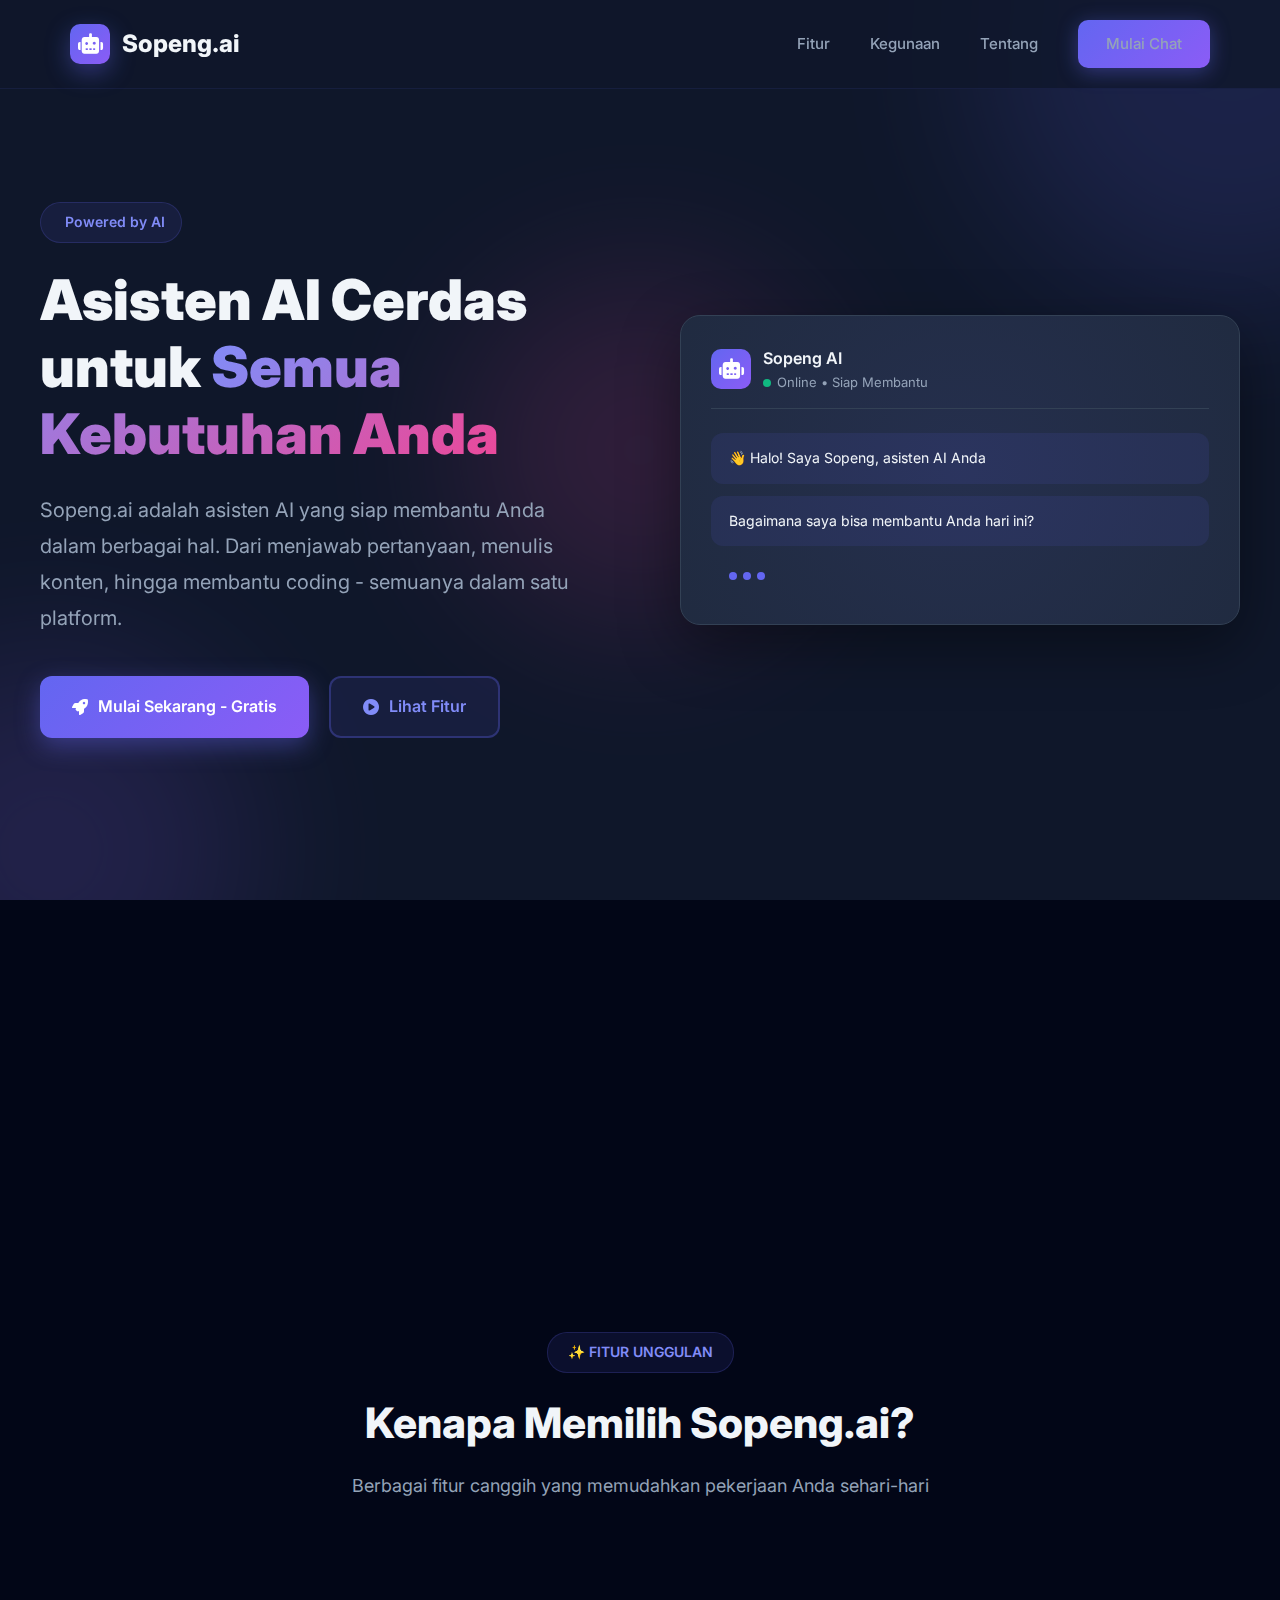
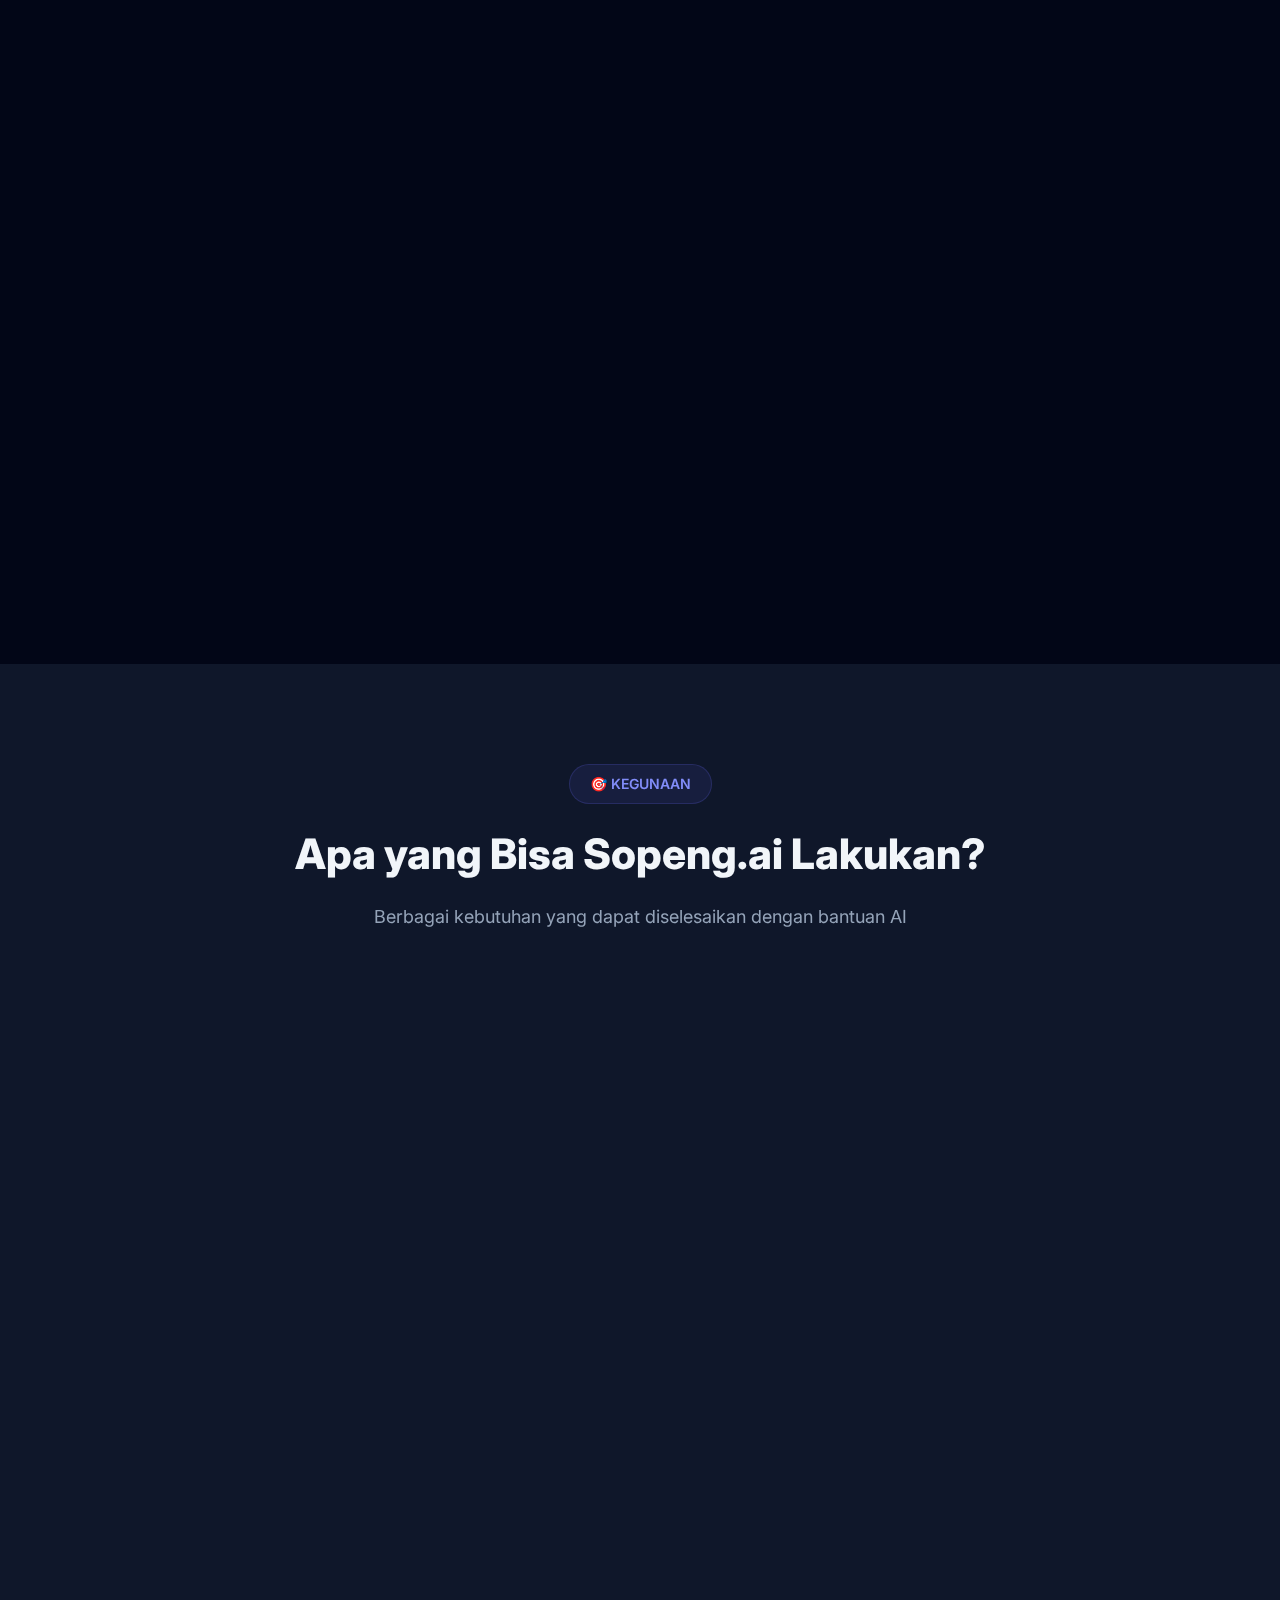
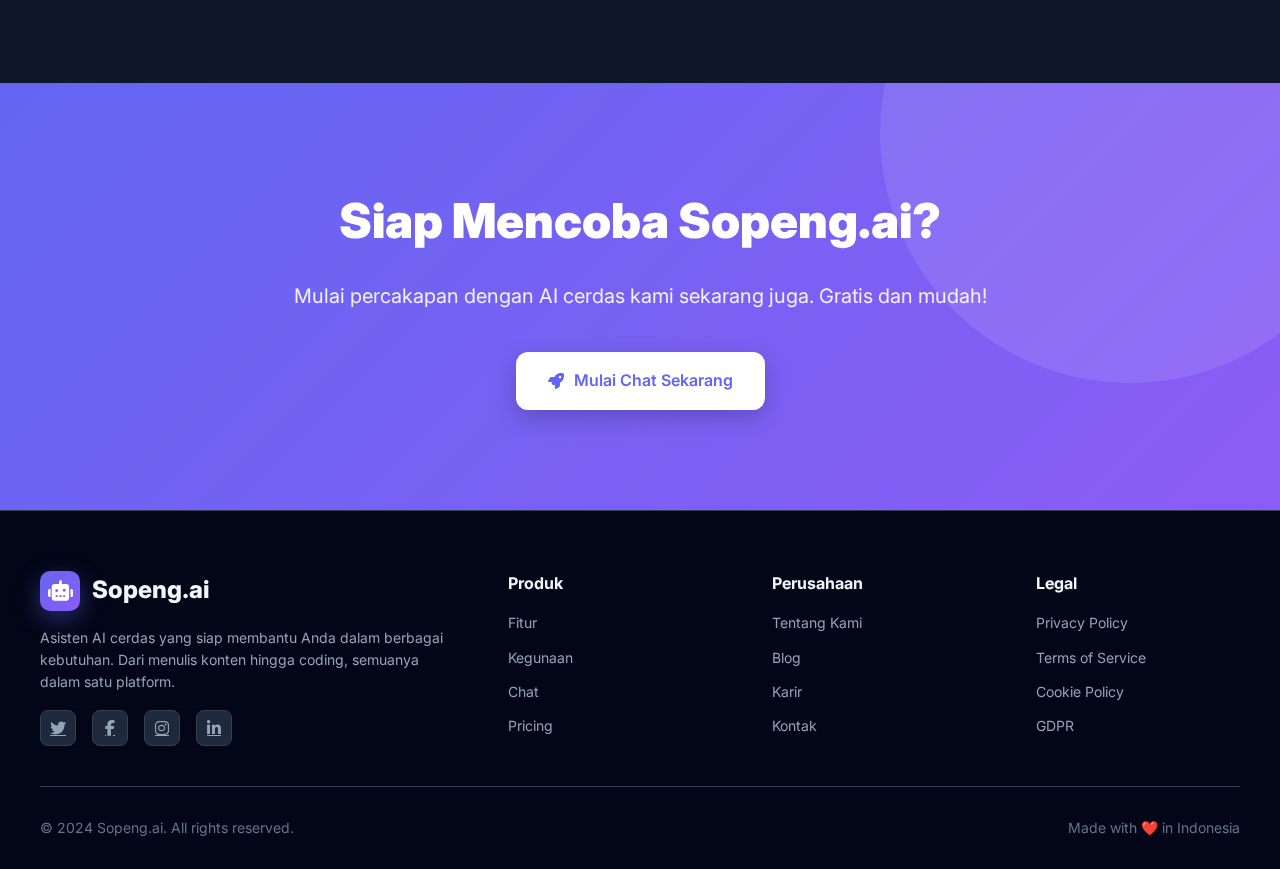
<file: index.html>
<!DOCTYPE html>
<html lang="id">
<head>
    <meta charset="UTF-8">
    <meta name="viewport" content="width=device-width, initial-scale=1.0">
    <title>Sopeng.ai - Asisten AI Cerdas untuk Semua Kebutuhan Anda</title>
    
    <!-- Google Fonts -->
    <link href="https://fonts.googleapis.com/css2?family=Inter:wght@300;400;500;600;700;800;900&display=swap" rel="stylesheet">
    
    <!-- Font Awesome Icons -->
    <link rel="stylesheet" href="https://cdnjs.cloudflare.com/ajax/libs/font-awesome/6.4.0/css/all.min.css">
    
    <style>
        * {
            margin: 0;
            padding: 0;
            box-sizing: border-box;
            -webkit-tap-highlight-color: transparent;
        }

        html {
            scroll-behavior: smooth;
            overflow-x: hidden;
        }

        :root {
            --primary: #6366f1;
            --primary-dark: #4f46e5;
            --primary-light: #818cf8;
            --secondary: #8b5cf6;
            --accent: #ec4899;
            --bg-dark: #0f172a;
            --bg-darker: #020617;
            --bg-card: #1e293b;
            --text-primary: #f1f5f9;
            --text-secondary: #94a3b8;
            --text-muted: #64748b;
            --border: #334155;
        }

        body {
            font-family: 'Inter', -apple-system, BlinkMacSystemFont, sans-serif;
            color: var(--text-primary);
            line-height: 1.6;
            background: var(--bg-dark);
            overflow-x: hidden;
        }

        /* ==========================================
           ANIMATED BACKGROUND
        ========================================== */
        .background-animated {
            position: fixed;
            top: 0;
            left: 0;
            width: 100%;
            height: 100%;
            z-index: -1;
            overflow: hidden;
            background: var(--bg-dark);
        }

        .gradient-blob {
            position: absolute;
            border-radius: 50%;
            filter: blur(80px);
            opacity: 0.15;
            animation: float 20s infinite ease-in-out;
        }

        .blob-1 {
            width: 500px;
            height: 500px;
            top: -200px;
            right: -200px;
            background: var(--primary);
            animation-delay: 0s;
        }

        .blob-2 {
            width: 400px;
            height: 400px;
            bottom: -150px;
            left: -150px;
            background: var(--secondary);
            animation-delay: 5s;
        }

        .blob-3 {
            width: 350px;
            height: 350px;
            top: 50%;
            left: 50%;
            transform: translate(-50%, -50%);
            background: var(--accent);
            animation-delay: 10s;
        }

        @keyframes float {
            0%, 100% { transform: translate(0, 0) scale(1); }
            25% { transform: translate(50px, 100px) scale(1.1); }
            50% { transform: translate(-50px, 50px) scale(0.9); }
            75% { transform: translate(100px, -50px) scale(1.05); }
        }

        /* ==========================================
           NAVBAR
        ========================================== */
        .navbar {
            position: fixed;
            top: 0;
            left: 0;
            right: 0;
            padding: 20px 0;
            background: rgba(15, 23, 42, 0.8);
            backdrop-filter: blur(20px);
            border-bottom: 1px solid rgba(99, 102, 241, 0.1);
            z-index: 1000;
            transition: all 0.3s ease;
        }

        .navbar.scrolled {
            padding: 15px 0;
            background: rgba(15, 23, 42, 0.95);
            box-shadow: 0 4px 30px rgba(0, 0, 0, 0.3);
        }

        .nav-container {
            max-width: 1200px;
            margin: 0 auto;
            padding: 0 30px;
            display: flex;
            justify-content: space-between;
            align-items: center;
        }

        .logo {
            display: flex;
            align-items: center;
            gap: 12px;
            font-size: 24px;
            font-weight: 800;
            color: var(--text-primary);
            text-decoration: none;
            transition: transform 0.3s ease;
        }

        .logo:hover {
            transform: scale(1.05);
        }

        .logo-icon {
            width: 40px;
            height: 40px;
            background: linear-gradient(135deg, var(--primary), var(--secondary));
            border-radius: 10px;
            display: flex;
            align-items: center;
            justify-content: center;
            color: white;
            font-size: 20px;
            box-shadow: 0 8px 24px rgba(99, 102, 241, 0.4);
        }

        .nav-links {
            display: flex;
            gap: 40px;
            align-items: center;
        }

        .nav-links a {
            color: var(--text-secondary);
            text-decoration: none;
            font-weight: 500;
            font-size: 15px;
            transition: all 0.3s ease;
            position: relative;
        }

        .nav-links a::after {
            content: '';
            position: absolute;
            bottom: -5px;
            left: 0;
            width: 0;
            height: 2px;
            background: linear-gradient(90deg, var(--primary), var(--secondary));
            transition: width 0.3s ease;
        }

        .nav-links a:hover {
            color: var(--text-primary);
        }

        .nav-links a:hover::after {
            width: 100%;
        }

        .nav-cta {
            padding: 12px 28px;
            background: linear-gradient(135deg, var(--primary), var(--secondary));
            color: white;
            border-radius: 10px;
            font-weight: 600;
            box-shadow: 0 4px 20px rgba(99, 102, 241, 0.4);
            transition: all 0.3s ease;
        }

        .nav-cta::after {
            display: none;
        }

        .nav-cta:hover {
            transform: translateY(-2px);
            box-shadow: 0 8px 30px rgba(99, 102, 241, 0.6);
        }

        .mobile-menu-btn {
            display: none;
            background: transparent;
            border: none;
            color: var(--text-primary);
            font-size: 24px;
            cursor: pointer;
            padding: 8px;
        }

        /* ==========================================
           HERO SECTION
        ========================================== */
        .hero {
            min-height: 100vh;
            display: flex;
            align-items: center;
            padding: 120px 30px 80px;
            position: relative;
            overflow: hidden;
        }

        .hero-container {
            max-width: 1200px;
            margin: 0 auto;
            display: grid;
            grid-template-columns: 1fr 1fr;
            gap: 80px;
            align-items: center;
            position: relative;
            z-index: 1;
        }

        .hero-content {
            animation: fadeInUp 1s ease;
        }

        @keyframes fadeInUp {
            from {
                opacity: 0;
                transform: translateY(30px);
            }
            to {
                opacity: 1;
                transform: translateY(0);
            }
        }

        .hero-badge {
            display: inline-flex;
            align-items: center;
            gap: 8px;
            padding: 8px 16px;
            background: rgba(99, 102, 241, 0.1);
            border: 1px solid rgba(99, 102, 241, 0.2);
            border-radius: 50px;
            color: var(--primary-light);
            font-size: 14px;
            font-weight: 600;
            margin-bottom: 24px;
        }

        .hero-content h1 {
            font-size: 56px;
            font-weight: 900;
            line-height: 1.2;
            margin-bottom: 24px;
            color: var(--text-primary);
        }

        .gradient-text {
            background: linear-gradient(135deg, var(--primary-light), var(--accent));
            -webkit-background-clip: text;
            -webkit-text-fill-color: transparent;
            background-clip: text;
        }

        .hero-content p {
            font-size: 20px;
            color: var(--text-secondary);
            margin-bottom: 40px;
            line-height: 1.8;
        }

        .hero-buttons {
            display: flex;
            gap: 20px;
            flex-wrap: wrap;
        }

        .btn {
            padding: 16px 32px;
            border-radius: 12px;
            font-weight: 600;
            font-size: 16px;
            text-decoration: none;
            display: inline-flex;
            align-items: center;
            gap: 10px;
            transition: all 0.3s ease;
            cursor: pointer;
            border: none;
        }

        .btn-primary {
            background: linear-gradient(135deg, var(--primary), var(--secondary));
            color: white;
            box-shadow: 0 8px 24px rgba(99, 102, 241, 0.4);
        }

        .btn-primary:hover {
            transform: translateY(-3px);
            box-shadow: 0 12px 32px rgba(99, 102, 241, 0.6);
        }

        .btn-secondary {
            background: rgba(99, 102, 241, 0.1);
            color: var(--primary-light);
            border: 2px solid rgba(99, 102, 241, 0.3);
        }

        .btn-secondary:hover {
            background: rgba(99, 102, 241, 0.2);
            border-color: var(--primary);
        }

        .hero-visual {
            position: relative;
            animation: fadeInRight 1s ease;
        }

        @keyframes fadeInRight {
            from {
                opacity: 0;
                transform: translateX(50px);
            }
            to {
                opacity: 1;
                transform: translateX(0);
            }
        }

        .hero-chat-preview {
            background: var(--bg-card);
            border-radius: 20px;
            padding: 30px;
            box-shadow: 0 20px 60px rgba(0, 0, 0, 0.4);
            border: 1px solid var(--border);
            position: relative;
            overflow: hidden;
        }

        .hero-chat-preview::before {
            content: '';
            position: absolute;
            top: -50%;
            right: -50%;
            width: 200%;
            height: 200%;
            background: radial-gradient(circle, rgba(99, 102, 241, 0.1) 0%, transparent 70%);
            animation: rotate 20s linear infinite;
        }

        @keyframes rotate {
            from { transform: rotate(0deg); }
            to { transform: rotate(360deg); }
        }

        .chat-header-preview {
            display: flex;
            align-items: center;
            gap: 12px;
            margin-bottom: 24px;
            padding-bottom: 16px;
            border-bottom: 1px solid var(--border);
            position: relative;
            z-index: 1;
        }

        .chat-avatar {
            width: 40px;
            height: 40px;
            background: linear-gradient(135deg, var(--primary), var(--secondary));
            border-radius: 10px;
            display: flex;
            align-items: center;
            justify-content: center;
            color: white;
            font-size: 20px;
        }

        .chat-info h4 {
            font-size: 16px;
            font-weight: 600;
            color: var(--text-primary);
        }

        .chat-info p {
            font-size: 13px;
            color: var(--text-secondary);
            margin: 0;
        }

        .status-dot {
            display: inline-block;
            width: 8px;
            height: 8px;
            background: #10b981;
            border-radius: 50%;
            margin-right: 6px;
            animation: pulse 2s infinite;
        }

        @keyframes pulse {
            0%, 100% { opacity: 1; }
            50% { opacity: 0.5; }
        }

        .chat-message {
            background: rgba(99, 102, 241, 0.1);
            padding: 14px 18px;
            border-radius: 12px;
            margin-bottom: 12px;
            font-size: 14px;
            color: var(--text-primary);
            animation: slideUp 0.5s ease;
            position: relative;
            z-index: 1;
        }

        @keyframes slideUp {
            from {
                opacity: 0;
                transform: translateY(20px);
            }
            to {
                opacity: 1;
                transform: translateY(0);
            }
        }

        .typing-dots {
            display: flex;
            gap: 6px;
            padding: 14px 18px;
            position: relative;
            z-index: 1;
        }

        .typing-dots span {
            width: 8px;
            height: 8px;
            background: var(--primary);
            border-radius: 50%;
            animation: typing 1.4s infinite;
        }

        .typing-dots span:nth-child(2) {
            animation-delay: 0.2s;
        }

        .typing-dots span:nth-child(3) {
            animation-delay: 0.4s;
        }

        @keyframes typing {
            0%, 60%, 100% {
                transform: translateY(0);
                opacity: 0.3;
            }
            30% {
                transform: translateY(-10px);
                opacity: 1;
            }
        }

        /* ==========================================
           FEATURES SECTION
        ========================================== */
        .features {
            padding: 100px 30px;
            background: var(--bg-darker);
            position: relative;
        }

        .features-container {
            max-width: 1200px;
            margin: 0 auto;
        }

        .section-header {
            text-align: center;
            margin-bottom: 60px;
        }

        .section-badge {
            display: inline-block;
            padding: 8px 20px;
            background: rgba(99, 102, 241, 0.1);
            color: var(--primary-light);
            border-radius: 20px;
            border: 1px solid rgba(99, 102, 241, 0.2);
            font-size: 14px;
            font-weight: 600;
            margin-bottom: 16px;
        }

        .section-header h2 {
            font-size: 42px;
            font-weight: 800;
            color: var(--text-primary);
            margin-bottom: 16px;
        }

        .section-header p {
            font-size: 18px;
            color: var(--text-secondary);
            max-width: 600px;
            margin: 0 auto;
        }

        .features-grid {
            display: grid;
            grid-template-columns: repeat(3, 1fr);
            gap: 30px;
        }

        .feature-card {
            padding: 40px 30px;
            background: var(--bg-card);
            border-radius: 16px;
            transition: all 0.3s ease;
            border: 1px solid var(--border);
            position: relative;
            overflow: hidden;
        }

        .feature-card::before {
            content: '';
            position: absolute;
            top: 0;
            left: 0;
            width: 100%;
            height: 100%;
            background: linear-gradient(135deg, rgba(99, 102, 241, 0.1), rgba(139, 92, 246, 0.1));
            opacity: 0;
            transition: opacity 0.3s ease;
        }

        .feature-card:hover {
            transform: translateY(-8px);
            border-color: var(--primary);
            box-shadow: 0 12px 40px rgba(99, 102, 241, 0.3);
        }

        .feature-card:hover::before {
            opacity: 1;
        }

        .feature-icon {
            width: 60px;
            height: 60px;
            background: linear-gradient(135deg, var(--primary), var(--secondary));
            border-radius: 14px;
            display: flex;
            align-items: center;
            justify-content: center;
            font-size: 28px;
            color: white;
            margin-bottom: 24px;
            box-shadow: 0 8px 24px rgba(99, 102, 241, 0.4);
            position: relative;
            z-index: 1;
        }

        .feature-card h3 {
            font-size: 20px;
            font-weight: 700;
            color: var(--text-primary);
            margin-bottom: 12px;
            position: relative;
            z-index: 1;
        }

        .feature-card p {
            font-size: 15px;
            color: var(--text-secondary);
            line-height: 1.7;
            position: relative;
            z-index: 1;
        }

        /* ==========================================
           USE CASES SECTION
        ========================================== */
        .use-cases {
            padding: 100px 30px;
            background: var(--bg-dark);
        }

        .use-cases-container {
            max-width: 1200px;
            margin: 0 auto;
        }

        .use-cases-grid {
            display: grid;
            grid-template-columns: repeat(2, 1fr);
            gap: 24px;
        }

        .use-case-card {
            background: var(--bg-card);
            padding: 32px;
            border-radius: 16px;
            border: 1px solid var(--border);
            transition: all 0.3s ease;
        }

        .use-case-card:hover {
            border-color: var(--primary);
            box-shadow: 0 8px 32px rgba(99, 102, 241, 0.3);
            transform: translateY(-4px);
        }

        .use-case-header {
            display: flex;
            align-items: center;
            gap: 16px;
            margin-bottom: 16px;
        }

        .use-case-icon {
            width: 48px;
            height: 48px;
            background: rgba(99, 102, 241, 0.1);
            border-radius: 12px;
            display: flex;
            align-items: center;
            justify-content: center;
            font-size: 22px;
            color: var(--primary-light);
        }

        .use-case-card h3 {
            font-size: 18px;
            font-weight: 700;
            color: var(--text-primary);
            margin-bottom: 8px;
        }

        .use-case-card p {
            font-size: 15px;
            color: var(--text-secondary);
            line-height: 1.7;
        }

        /* ==========================================
           STATS SECTION
        ========================================== */
        .stats {
            padding: 80px 30px;
            background: var(--bg-darker);
        }

        .stats-container {
            max-width: 1200px;
            margin: 0 auto;
            display: grid;
            grid-template-columns: repeat(4, 1fr);
            gap: 40px;
            text-align: center;
        }

        .stat-item {
            padding: 30px;
            background: var(--bg-card);
            border-radius: 16px;
            border: 1px solid var(--border);
            transition: all 0.3s ease;
        }

        .stat-item:hover {
            transform: translateY(-5px);
            border-color: var(--primary);
        }

        .stat-number {
            font-size: 48px;
            font-weight: 900;
            background: linear-gradient(135deg, var(--primary-light), var(--accent));
            -webkit-background-clip: text;
            -webkit-text-fill-color: transparent;
            background-clip: text;
            margin-bottom: 8px;
        }

        .stat-label {
            font-size: 16px;
            color: var(--text-secondary);
        }

        /* ==========================================
           CTA SECTION
        ========================================== */
        .cta {
            padding: 100px 30px;
            background: linear-gradient(135deg, var(--primary), var(--secondary));
            position: relative;
            overflow: hidden;
        }

        .cta::before {
            content: '';
            position: absolute;
            width: 500px;
            height: 500px;
            background: rgba(255, 255, 255, 0.1);
            border-radius: 50%;
            top: -200px;
            right: -100px;
            animation: float 15s ease-in-out infinite;
        }

        .cta-container {
            max-width: 800px;
            margin: 0 auto;
            text-align: center;
            position: relative;
            z-index: 1;
        }

        .cta-container h2 {
            font-size: 48px;
            font-weight: 900;
            color: white;
            margin-bottom: 20px;
        }

        .cta-container p {
            font-size: 20px;
            color: rgba(255, 255, 255, 0.9);
            margin-bottom: 40px;
        }

        .cta .btn-primary {
            background: white;
            color: var(--primary);
            box-shadow: 0 8px 24px rgba(0, 0, 0, 0.2);
        }

        .cta .btn-primary:hover {
            transform: translateY(-3px) scale(1.05);
            box-shadow: 0 12px 32px rgba(0, 0, 0, 0.3);
        }

        /* ==========================================
           FOOTER
        ========================================== */
        .footer {
            padding: 60px 30px 30px;
            background: var(--bg-darker);
            border-top: 1px solid var(--border);
        }

        .footer-container {
            max-width: 1200px;
            margin: 0 auto;
        }

        .footer-top {
            display: grid;
            grid-template-columns: 2fr 1fr 1fr 1fr;
            gap: 60px;
            margin-bottom: 40px;
        }

        .footer-brand {
            display: flex;
            flex-direction: column;
            gap: 16px;
        }

        .footer-logo {
            display: flex;
            align-items: center;
            gap: 12px;
            font-size: 24px;
            font-weight: 800;
            color: var(--text-primary);
            text-decoration: none;
        }

        .footer-description {
            color: var(--text-secondary);
            font-size: 14px;
            line-height: 1.6;
        }

        .footer-section h4 {
            color: var(--text-primary);
            font-size: 16px;
            font-weight: 700;
            margin-bottom: 16px;
        }

        .footer-links {
            display: flex;
            flex-direction: column;
            gap: 12px;
        }

        .footer-links a {
            color: var(--text-secondary);
            text-decoration: none;
            font-size: 14px;
            transition: color 0.3s ease;
        }

        .footer-links a:hover {
            color: var(--primary-light);
        }

        .footer-bottom {
            padding-top: 30px;
            border-top: 1px solid var(--border);
            display: flex;
            justify-content: space-between;
            align-items: center;
        }

        .footer-copyright {
            color: var(--text-muted);
            font-size: 14px;
        }

        .social-links {
            display: flex;
            gap: 16px;
        }

        .social-links a {
            width: 36px;
            height: 36px;
            background: var(--bg-card);
            border: 1px solid var(--border);
            border-radius: 8px;
            display: flex;
            align-items: center;
            justify-content: center;
            color: var(--text-secondary);
            transition: all 0.3s ease;
        }

        .social-links a:hover {
            background: var(--primary);
            border-color: var(--primary);
            color: white;
            transform: translateY(-3px);
        }

        /* ==========================================
           RESPONSIVE
        ========================================== */
        @media (max-width: 968px) {
            .hero-container {
                grid-template-columns: 1fr;
                gap: 40px;
            }

            .hero-content h1 {
                font-size: 42px;
            }

            .features-grid {
                grid-template-columns: 1fr;
            }

            .use-cases-grid {
                grid-template-columns: 1fr;
            }

            .stats-container {
                grid-template-columns: repeat(2, 1fr);
            }

            .footer-top {
                grid-template-columns: 1fr;
                gap: 40px;
            }

            .nav-links {
                display: none;
            }

            .mobile-menu-btn {
                display: block;
            }
        }

        @media (max-width: 640px) {
            .hero-content h1 {
                font-size: 36px;
            }

            .hero-content p {
                font-size: 18px;
            }

            .section-header h2 {
                font-size: 32px;
            }

            .cta-container h2 {
                font-size: 36px;
            }

            .stats-container {
                grid-template-columns: 1fr;
                gap: 20px;
            }

            .footer-bottom {
                flex-direction: column;
                gap: 20px;
                text-align: center;
            }

            .btn {
                width: 100%;
                justify-content: center;
            }
        }

        /* ==========================================
           SCROLL TO TOP BUTTON
        ========================================== */
        .scroll-top {
            position: fixed;
            bottom: 30px;
            right: 30px;
            width: 50px;
            height: 50px;
            background: linear-gradient(135deg, var(--primary), var(--secondary));
            border: none;
            border-radius: 12px;
            color: white;
            font-size: 20px;
            cursor: pointer;
            opacity: 0;
            visibility: hidden;
            transition: all 0.3s ease;
            box-shadow: 0 4px 20px rgba(99, 102, 241, 0.4);
            z-index: 999;
        }

        .scroll-top.visible {
            opacity: 1;
            visibility: visible;
        }

        .scroll-top:hover {
            transform: translateY(-5px);
            box-shadow: 0 8px 30px rgba(99, 102, 241, 0.6);
        }
    </style>
</head>
<body>
    <!-- Background Animation -->
    <div class="background-animated">
        <div class="gradient-blob blob-1"></div>
        <div class="gradient-blob blob-2"></div>
        <div class="gradient-blob blob-3"></div>
    </div>

    <!-- Navbar -->
    <nav class="navbar" id="navbar">
        <div class="nav-container">
            <a href="#" class="logo">
                <div class="logo-icon">
                    <i class="fas fa-robot"></i>
                </div>
                <span>Sopeng.ai</span>
            </a>
            <div class="nav-links">
                <a href="#features">Fitur</a>
                <a href="#use-cases">Kegunaan</a>
                <a href="#about">Tentang</a>
                <a href="chat.html" class="nav-cta">Mulai Chat</a>
            </div>
            <button class="mobile-menu-btn">
                <i class="fas fa-bars"></i>
            </button>
        </div>
    </nav>

    <!-- Hero Section -->
    <section class="hero">
        <div class="hero-container">
            <div class="hero-content">
                <div class="hero-badge">
                    <i class="fas fa-sparkles"></i>
                    Powered by AI
                </div>
                <h1>
                    Asisten AI Cerdas untuk 
                    <span class="gradient-text">Semua Kebutuhan Anda</span>
                </h1>
                <p>
                    Sopeng.ai adalah asisten AI yang siap membantu Anda dalam berbagai hal. 
                    Dari menjawab pertanyaan, menulis konten, hingga membantu coding - semuanya dalam satu platform.
                </p>
                <div class="hero-buttons">
                    <a href="chat.html" class="btn btn-primary">
                        <i class="fas fa-rocket"></i>
                        Mulai Sekarang - Gratis
                    </a>
                    <a href="#features" class="btn btn-secondary">
                        <i class="fas fa-play-circle"></i>
                        Lihat Fitur
                    </a>
                </div>
            </div>
            <div class="hero-visual">
                <div class="hero-chat-preview">
                    <div class="chat-header-preview">
                        <div class="chat-avatar">
                            <i class="fas fa-robot"></i>
                        </div>
                        <div class="chat-info">
                            <h4>Sopeng AI</h4>
                            <p><span class="status-dot"></span>Online • Siap Membantu</p>
                        </div>
                    </div>
                    <div class="chat-message">
                        👋 Halo! Saya Sopeng, asisten AI Anda
                    </div>
                    <div class="chat-message">
                        Bagaimana saya bisa membantu Anda hari ini?
                    </div>
                    <div class="typing-dots">
                        <span></span>
                        <span></span>
                        <span></span>
                    </div>
                </div>
            </div>
        </div>
    </section>

    <!-- Stats Section -->
    <section class="stats">
        <div class="stats-container">
            <div class="stat-item">
                <div class="stat-number">10K+</div>
                <div class="stat-label">Pengguna Aktif</div>
            </div>
            <div class="stat-item">
                <div class="stat-number">50K+</div>
                <div class="stat-label">Chat Terproses</div>
            </div>
            <div class="stat-item">
                <div class="stat-number">99.9%</div>
                <div class="stat-label">Uptime</div>
            </div>
            <div class="stat-item">
                <div class="stat-number">24/7</div>
                <div class="stat-label">Support</div>
            </div>
        </div>
    </section>

    <!-- Features Section -->
    <section class="features" id="features">
        <div class="features-container">
            <div class="section-header">
                <span class="section-badge">✨ FITUR UNGGULAN</span>
                <h2>Kenapa Memilih Sopeng.ai?</h2>
                <p>Berbagai fitur canggih yang memudahkan pekerjaan Anda sehari-hari</p>
            </div>
            <div class="features-grid">
                <div class="feature-card">
                    <div class="feature-icon">
                        <i class="fas fa-brain"></i>
                    </div>
                    <h3>AI yang Cerdas</h3>
                    <p>Menggunakan model AI terbaru yang dapat memahami konteks dan memberikan jawaban yang akurat dan relevan.</p>
                </div>
                <div class="feature-card">
                    <div class="feature-icon">
                        <i class="fas fa-bolt"></i>
                    </div>
                    <h3>Respons Cepat</h3>
                    <p>Dapatkan jawaban dalam hitungan detik. Tidak perlu menunggu lama untuk mendapatkan bantuan yang Anda butuhkan.</p>
                </div>
                <div class="feature-card">
                    <div class="feature-icon">
                        <i class="fas fa-shield-alt"></i>
                    </div>
                    <h3>Aman & Privasi</h3>
                    <p>Data percakapan Anda aman dan terjaga. Kami tidak menyimpan informasi pribadi tanpa izin Anda.</p>
                </div>
                <div class="feature-card">
                    <div class="feature-icon">
                        <i class="fas fa-language"></i>
                    </div>
                    <h3>Bahasa Indonesia</h3>
                    <p>Mendukung bahasa Indonesia dengan baik. Berkomunikasi dengan natural dan mudah dipahami.</p>
                </div>
                <div class="feature-card">
                    <div class="feature-icon">
                        <i class="fas fa-code"></i>
                    </div>
                    <h3>Code Assistant</h3>
                    <p>Bantuan pemrograman dengan syntax highlighting dan copy code. Perfect untuk developer.</p>
                </div>
                <div class="feature-card">
                    <div class="feature-icon">
                        <i class="fas fa-mobile-alt"></i>
                    </div>
                    <h3>Responsive Design</h3>
                    <p>Akses dari mana saja, kapan saja. Desktop, tablet, atau smartphone - semuanya berfungsi sempurna.</p>
                </div>
            </div>
        </div>
    </section>

    <!-- Use Cases Section -->
    <section class="use-cases" id="use-cases">
        <div class="use-cases-container">
            <div class="section-header">
                <span class="section-badge">🎯 KEGUNAAN</span>
                <h2>Apa yang Bisa Sopeng.ai Lakukan?</h2>
                <p>Berbagai kebutuhan yang dapat diselesaikan dengan bantuan AI</p>
            </div>
            <div class="use-cases-grid">
                <div class="use-case-card">
                    <div class="use-case-header">
                        <div class="use-case-icon">
                            <i class="fas fa-pen-fancy"></i>
                        </div>
                        <h3>Menulis & Editing</h3>
                    </div>
                    <p>Bantu menulis artikel, email profesional, caption sosial media, atau konten kreatif lainnya dengan struktur yang baik dan engaging.</p>
                </div>
                <div class="use-case-card">
                    <div class="use-case-header">
                        <div class="use-case-icon">
                            <i class="fas fa-graduation-cap"></i>
                        </div>
                        <h3>Belajar & Pendidikan</h3>
                    </div>
                    <p>Penjelasan konsep kompleks dengan bahasa sederhana, bantuan PR, atau ringkasan materi pembelajaran yang mudah dipahami.</p>
                </div>
                <div class="use-case-card">
                    <div class="use-case-header">
                        <div class="use-case-icon">
                            <i class="fas fa-laptop-code"></i>
                        </div>
                        <h3>Pemrograman</h3>
                    </div>
                    <p>Code review, debugging, penjelasan algoritma, atau bantuan dalam berbagai bahasa pemrograman dari Python hingga JavaScript.</p>
                </div>
                <div class="use-case-card">
                    <div class="use-case-header">
                        <div class="use-case-icon">
                            <i class="fas fa-lightbulb"></i>
                        </div>
                        <h3>Brainstorming Ide</h3>
                    </div>
                    <p>Partner untuk mengembangkan ide bisnis, kampanye marketing, project kreatif, atau solusi untuk berbagai masalah.</p>
                </div>
                <div class="use-case-card">
                    <div class="use-case-header">
                        <div class="use-case-icon">
                            <i class="fas fa-chart-line"></i>
                        </div>
                        <h3>Analisis Data</h3>
                    </div>
                    <p>Bantuan menganalisis data, membuat kesimpulan, atau menyajikan informasi dalam format yang mudah dimengerti.</p>
                </div>
                <div class="use-case-card">
                    <div class="use-case-header">
                        <div class="use-case-icon">
                            <i class="fas fa-comments"></i>
                        </div>
                        <h3>Konsultasi</h3>
                    </div>
                    <p>Dapatkan saran atau rekomendasi untuk berbagai topik, dari produktivitas hingga pengembangan diri.</p>
                </div>
            </div>
        </div>
    </section>

    <!-- CTA Section -->
    <section class="cta">
        <div class="cta-container">
            <h2>Siap Mencoba Sopeng.ai?</h2>
            <p>Mulai percakapan dengan AI cerdas kami sekarang juga. Gratis dan mudah!</p>
            <a href="chat.html" class="btn btn-primary">
                <i class="fas fa-rocket"></i>
                Mulai Chat Sekarang
            </a>
        </div>
    </section>

    <!-- Footer -->
    <footer class="footer" id="about">
        <div class="footer-container">
            <div class="footer-top">
                <div class="footer-brand">
                    <a href="#" class="footer-logo">
                        <div class="logo-icon">
                            <i class="fas fa-robot"></i>
                        </div>
                        <span>Sopeng.ai</span>
                    </a>
                    <p class="footer-description">
                        Asisten AI cerdas yang siap membantu Anda dalam berbagai kebutuhan. Dari menulis konten hingga coding, semuanya dalam satu platform.
                    </p>
                    <div class="social-links">
                        <a href="#" aria-label="Twitter">
                            <i class="fab fa-twitter"></i>
                        </a>
                        <a href="#" aria-label="Facebook">
                            <i class="fab fa-facebook-f"></i>
                        </a>
                        <a href="#" aria-label="Instagram">
                            <i class="fab fa-instagram"></i>
                        </a>
                        <a href="#" aria-label="LinkedIn">
                            <i class="fab fa-linkedin-in"></i>
                        </a>
                    </div>
                </div>
                <div class="footer-section">
                    <h4>Produk</h4>
                    <div class="footer-links">
                        <a href="#features">Fitur</a>
                        <a href="#use-cases">Kegunaan</a>
                        <a href="chat.html">Chat</a>
                        <a href="#">Pricing</a>
                    </div>
                </div>
                <div class="footer-section">
                    <h4>Perusahaan</h4>
                    <div class="footer-links">
                        <a href="#about">Tentang Kami</a>
                        <a href="#">Blog</a>
                        <a href="#">Karir</a>
                        <a href="#">Kontak</a>
                    </div>
                </div>
                <div class="footer-section">
                    <h4>Legal</h4>
                    <div class="footer-links">
                        <a href="#">Privacy Policy</a>
                        <a href="#">Terms of Service</a>
                        <a href="#">Cookie Policy</a>
                        <a href="#">GDPR</a>
                    </div>
                </div>
            </div>
            <div class="footer-bottom">
                <p class="footer-copyright">
                    © 2024 Sopeng.ai. All rights reserved.
                </p>
                <p class="footer-copyright">
                    Made with ❤️ in Indonesia
                </p>
            </div>
        </div>
    </footer>

    <!-- Scroll to Top Button -->
    <button class="scroll-top" id="scrollTop">
        <i class="fas fa-arrow-up"></i>
    </button>

    <script>
        // Navbar Scroll Effect
        window.addEventListener('scroll', function() {
            const navbar = document.getElementById('navbar');
            if (window.scrollY > 50) {
                navbar.classList.add('scrolled');
            } else {
                navbar.classList.remove('scrolled');
            }
        });

        // Scroll to Top Button
        const scrollTopBtn = document.getElementById('scrollTop');
        
        window.addEventListener('scroll', function() {
            if (window.scrollY > 300) {
                scrollTopBtn.classList.add('visible');
            } else {
                scrollTopBtn.classList.remove('visible');
            }
        });

        scrollTopBtn.addEventListener('click', function() {
            window.scrollTo({
                top: 0,
                behavior: 'smooth'
            });
        });

        // Smooth Scroll for Anchor Links
        document.querySelectorAll('a[href^="#"]').forEach(anchor => {
            anchor.addEventListener('click', function (e) {
                const href = this.getAttribute('href');
                if (href !== '#' && href !== '#!') {
                    e.preventDefault();
                    const target = document.querySelector(href);
                    if (target) {
                        target.scrollIntoView({
                            behavior: 'smooth',
                            block: 'start'
                        });
                    }
                }
            });
        });

        // Add animation on scroll
        const observerOptions = {
            threshold: 0.1,
            rootMargin: '0px 0px -50px 0px'
        };

        const observer = new IntersectionObserver(function(entries) {
            entries.forEach(entry => {
                if (entry.isIntersecting) {
                    entry.target.style.opacity = '1';
                    entry.target.style.transform = 'translateY(0)';
                }
            });
        }, observerOptions);

        // Observe all cards
        document.querySelectorAll('.feature-card, .use-case-card, .stat-item').forEach(el => {
            el.style.opacity = '0';
            el.style.transform = 'translateY(30px)';
            el.style.transition = 'all 0.6s ease';
            observer.observe(el);
        });
    </script>
</body>
</html>
</file>
